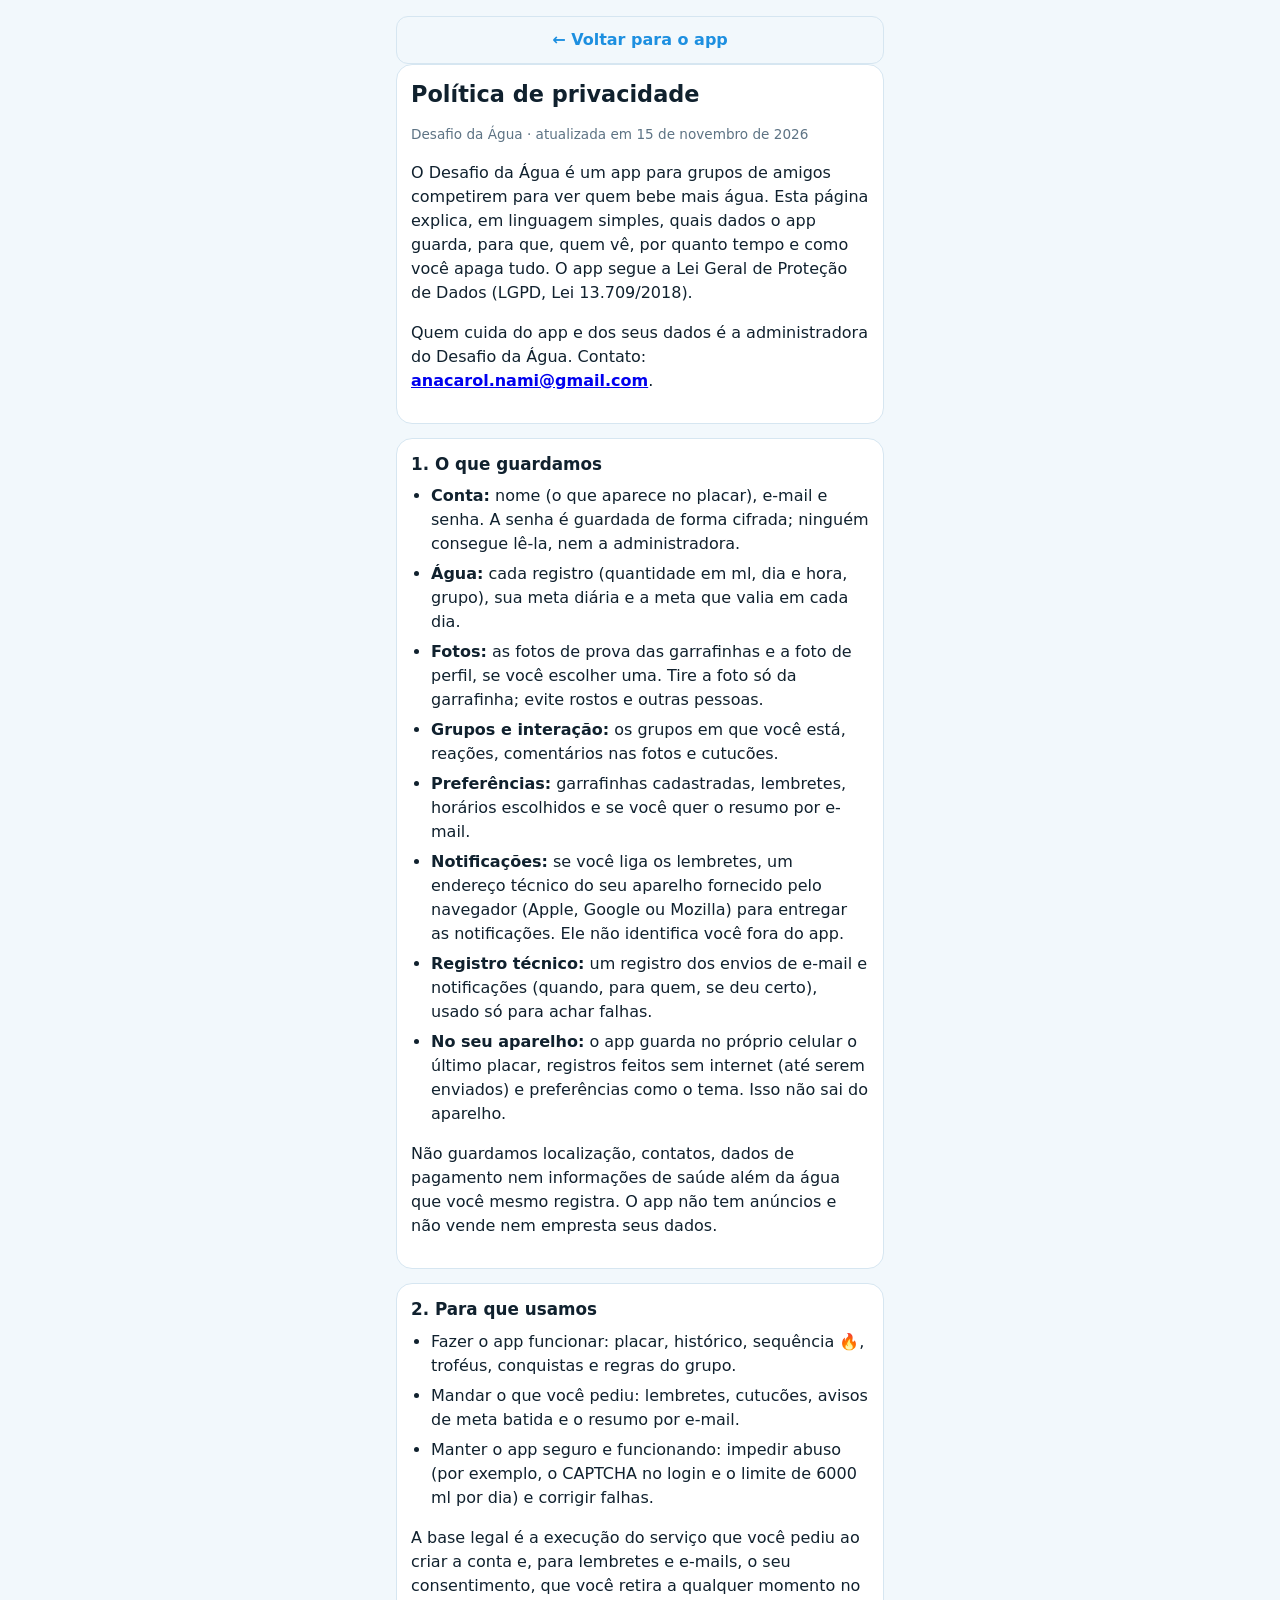
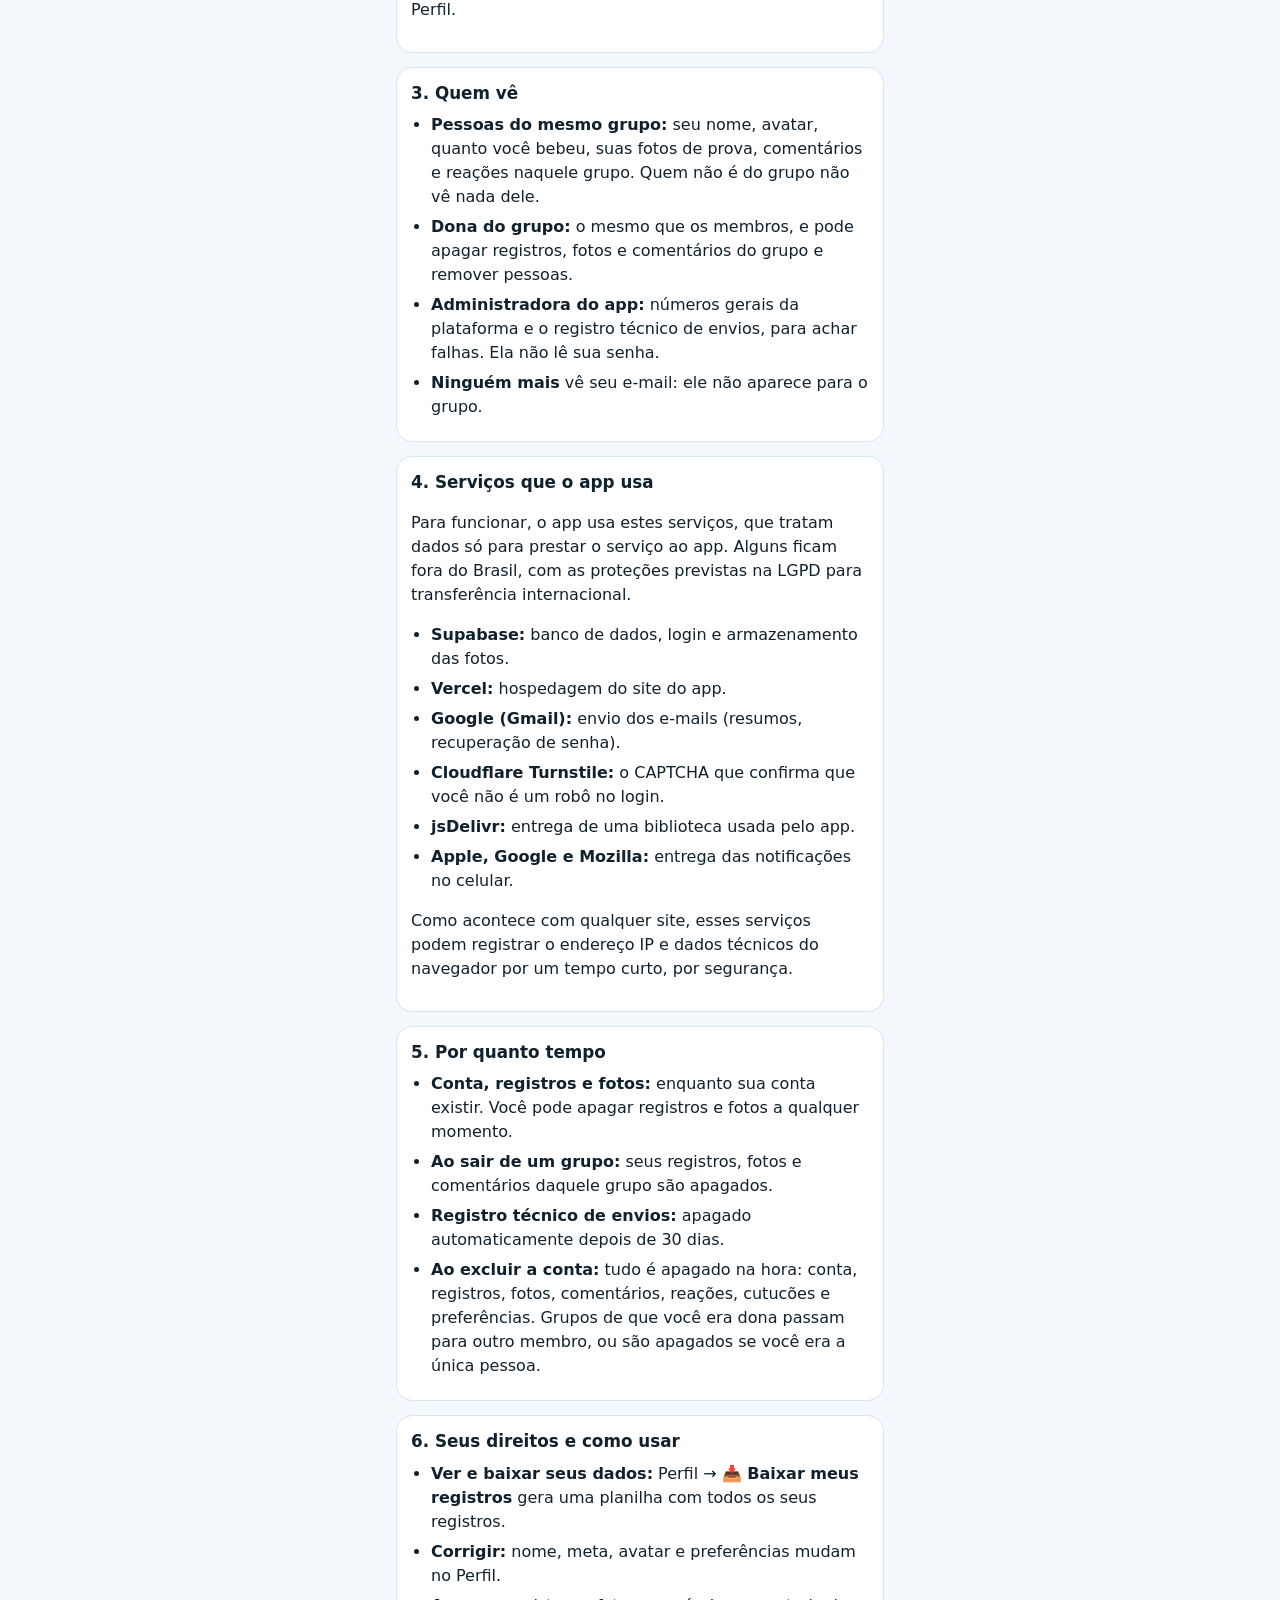
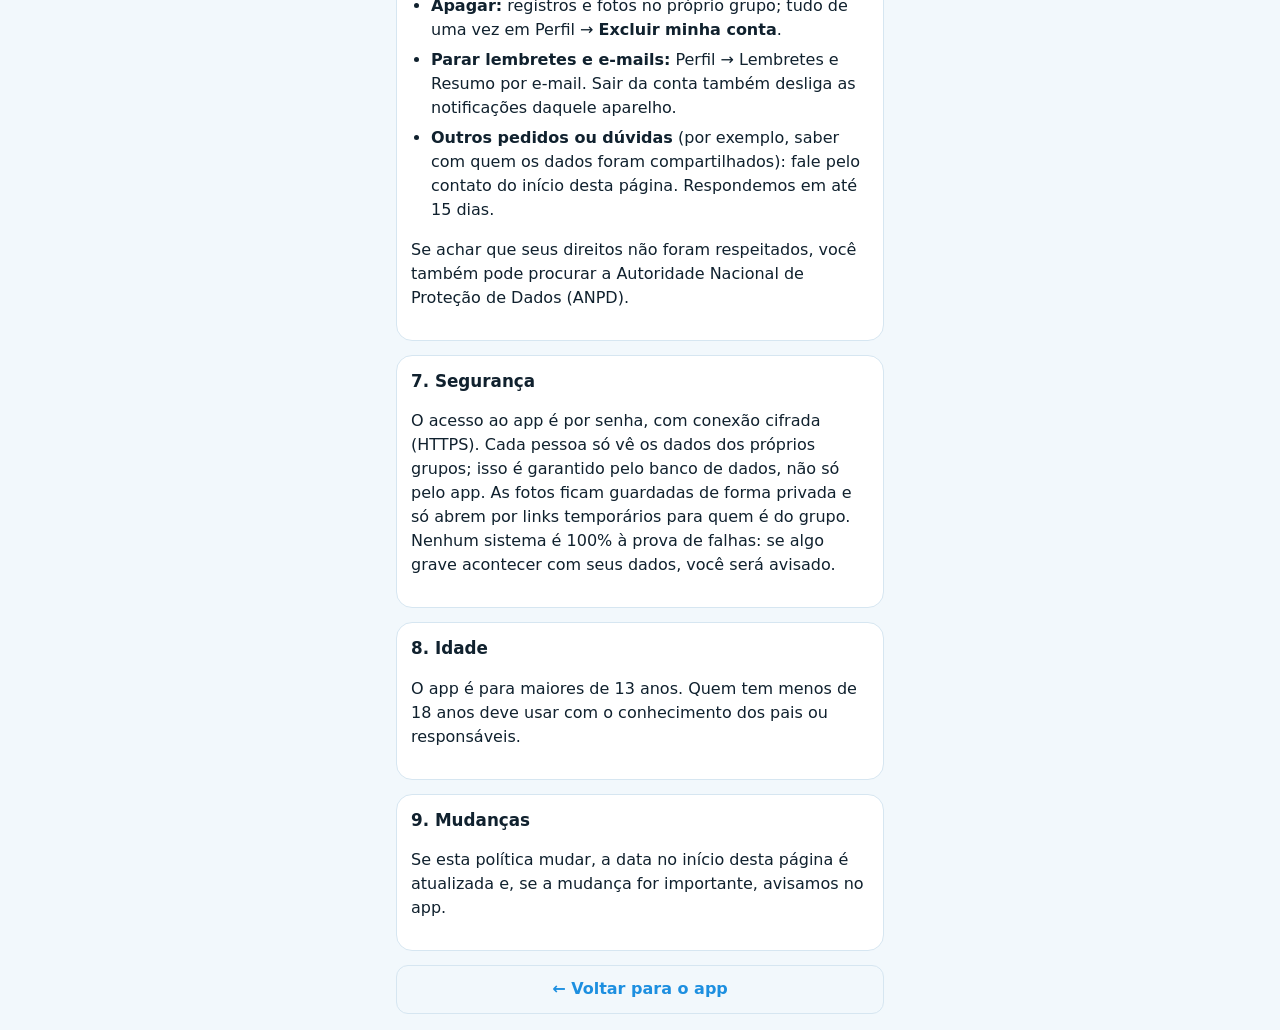
<file: privacidade.html>
<!DOCTYPE html>
<html lang="pt-BR">
<head>
<meta charset="utf-8">
<meta name="viewport" content="width=device-width, initial-scale=1, viewport-fit=cover">
<title>Política de privacidade · Desafio da Água</title>
<meta name="theme-color" content="#1d8fe0">
<link rel="icon" href="/icon-192.png?v=3">
<link rel="stylesheet" href="/app.css?v=20">
</head>
<body>
<main class="policy">
  <div class="row" style="margin-top:0"><a class="alt policy-back" href="/">← Voltar para o app</a></div>

  <div class="card">
    <h1>Política de privacidade</h1>
    <p class="mut">Desafio da Água · atualizada em 15 de novembro de 2026</p>
    <p>O Desafio da Água é um app para grupos de amigos competirem para ver quem bebe mais água. Esta página explica, em linguagem simples, quais dados o app guarda, para que, quem vê, por quanto tempo e como você apaga tudo. O app segue a Lei Geral de Proteção de Dados (LGPD, Lei 13.709/2018).</p>
    <p>Quem cuida do app e dos seus dados é a administradora do Desafio da Água. Contato: <b id="contato">pelo app, falando com quem te convidou para o grupo</b>.</p>
  </div>

  <div class="card">
    <h2>1. O que guardamos</h2>
    <ul>
      <li><b>Conta:</b> nome (o que aparece no placar), e-mail e senha. A senha é guardada de forma cifrada; ninguém consegue lê-la, nem a administradora.</li>
      <li><b>Água:</b> cada registro (quantidade em ml, dia e hora, grupo), sua meta diária e a meta que valia em cada dia.</li>
      <li><b>Fotos:</b> as fotos de prova das garrafinhas e a foto de perfil, se você escolher uma. Tire a foto só da garrafinha; evite rostos e outras pessoas.</li>
      <li><b>Grupos e interação:</b> os grupos em que você está, reações, comentários nas fotos e cutucões.</li>
      <li><b>Preferências:</b> garrafinhas cadastradas, lembretes, horários escolhidos e se você quer o resumo por e-mail.</li>
      <li><b>Notificações:</b> se você liga os lembretes, um endereço técnico do seu aparelho fornecido pelo navegador (Apple, Google ou Mozilla) para entregar as notificações. Ele não identifica você fora do app.</li>
      <li><b>Registro técnico:</b> um registro dos envios de e-mail e notificações (quando, para quem, se deu certo), usado só para achar falhas.</li>
      <li><b>No seu aparelho:</b> o app guarda no próprio celular o último placar, registros feitos sem internet (até serem enviados) e preferências como o tema. Isso não sai do aparelho.</li>
    </ul>
    <p>Não guardamos localização, contatos, dados de pagamento nem informações de saúde além da água que você mesmo registra. O app não tem anúncios e não vende nem empresta seus dados.</p>
  </div>

  <div class="card">
    <h2>2. Para que usamos</h2>
    <ul>
      <li>Fazer o app funcionar: placar, histórico, sequência 🔥, troféus, conquistas e regras do grupo.</li>
      <li>Mandar o que você pediu: lembretes, cutucões, avisos de meta batida e o resumo por e-mail.</li>
      <li>Manter o app seguro e funcionando: impedir abuso (por exemplo, o CAPTCHA no login e o limite de 6000 ml por dia) e corrigir falhas.</li>
    </ul>
    <p>A base legal é a execução do serviço que você pediu ao criar a conta e, para lembretes e e-mails, o seu consentimento, que você retira a qualquer momento no Perfil.</p>
  </div>

  <div class="card">
    <h2>3. Quem vê</h2>
    <ul>
      <li><b>Pessoas do mesmo grupo:</b> seu nome, avatar, quanto você bebeu, suas fotos de prova, comentários e reações naquele grupo. Quem não é do grupo não vê nada dele.</li>
      <li><b>Dona do grupo:</b> o mesmo que os membros, e pode apagar registros, fotos e comentários do grupo e remover pessoas.</li>
      <li><b>Administradora do app:</b> números gerais da plataforma e o registro técnico de envios, para achar falhas. Ela não lê sua senha.</li>
      <li><b>Ninguém mais</b> vê seu e-mail: ele não aparece para o grupo.</li>
    </ul>
  </div>

  <div class="card">
    <h2>4. Serviços que o app usa</h2>
    <p>Para funcionar, o app usa estes serviços, que tratam dados só para prestar o serviço ao app. Alguns ficam fora do Brasil, com as proteções previstas na LGPD para transferência internacional.</p>
    <ul>
      <li><b>Supabase:</b> banco de dados, login e armazenamento das fotos.</li>
      <li><b>Vercel:</b> hospedagem do site do app.</li>
      <li><b>Google (Gmail):</b> envio dos e-mails (resumos, recuperação de senha).</li>
      <li><b>Cloudflare Turnstile:</b> o CAPTCHA que confirma que você não é um robô no login.</li>
      <li><b>jsDelivr:</b> entrega de uma biblioteca usada pelo app.</li>
      <li><b>Apple, Google e Mozilla:</b> entrega das notificações no celular.</li>
    </ul>
    <p>Como acontece com qualquer site, esses serviços podem registrar o endereço IP e dados técnicos do navegador por um tempo curto, por segurança.</p>
  </div>

  <div class="card">
    <h2>5. Por quanto tempo</h2>
    <ul>
      <li><b>Conta, registros e fotos:</b> enquanto sua conta existir. Você pode apagar registros e fotos a qualquer momento.</li>
      <li><b>Ao sair de um grupo:</b> seus registros, fotos e comentários daquele grupo são apagados.</li>
      <li><b>Registro técnico de envios:</b> apagado automaticamente depois de 30 dias.</li>
      <li><b>Ao excluir a conta:</b> tudo é apagado na hora: conta, registros, fotos, comentários, reações, cutucões e preferências. Grupos de que você era dona passam para outro membro, ou são apagados se você era a única pessoa.</li>
    </ul>
  </div>

  <div class="card">
    <h2>6. Seus direitos e como usar</h2>
    <ul>
      <li><b>Ver e baixar seus dados:</b> Perfil → <b>📥 Baixar meus registros</b> gera uma planilha com todos os seus registros.</li>
      <li><b>Corrigir:</b> nome, meta, avatar e preferências mudam no Perfil.</li>
      <li><b>Apagar:</b> registros e fotos no próprio grupo; tudo de uma vez em Perfil → <b>Excluir minha conta</b>.</li>
      <li><b>Parar lembretes e e-mails:</b> Perfil → Lembretes e Resumo por e-mail. Sair da conta também desliga as notificações daquele aparelho.</li>
      <li><b>Outros pedidos ou dúvidas</b> (por exemplo, saber com quem os dados foram compartilhados): fale pelo contato do início desta página. Respondemos em até 15 dias.</li>
    </ul>
    <p>Se achar que seus direitos não foram respeitados, você também pode procurar a Autoridade Nacional de Proteção de Dados (ANPD).</p>
  </div>

  <div class="card">
    <h2>7. Segurança</h2>
    <p>O acesso ao app é por senha, com conexão cifrada (HTTPS). Cada pessoa só vê os dados dos próprios grupos; isso é garantido pelo banco de dados, não só pelo app. As fotos ficam guardadas de forma privada e só abrem por links temporários para quem é do grupo. Nenhum sistema é 100% à prova de falhas: se algo grave acontecer com seus dados, você será avisado.</p>
  </div>

  <div class="card">
    <h2>8. Idade</h2>
    <p>O app é para maiores de 13 anos. Quem tem menos de 18 anos deve usar com o conhecimento dos pais ou responsáveis.</p>
  </div>

  <div class="card">
    <h2>9. Mudanças</h2>
    <p>Se esta política mudar, a data no início desta página é atualizada e, se a mudança for importante, avisamos no app.</p>
  </div>

  <div class="row"><a class="alt policy-back" href="/">← Voltar para o app</a></div>
</main>
<script src="/config.js"></script>
<script src="/privacidade.js"></script>
</body>
</html>
</file>
<file: app.css>
/* =====================================================================
   Desafio da Água: visual do app
   =====================================================================

   GUIA RÁPIDO DE EDIÇÃO
   Quase tudo o que você quer mudar está na parte 1 (cores e medidas).
   Troque o valor ali e ele muda no app inteiro.

   Quero mudar...                     Mexa em...
   - a cor principal (botões, links)  --cor-principal (e a versão escura, mais abaixo)
   - a cor do fundo da página         --cor-fundo
   - a cor dos cartões                --cor-cartao
   - a cor do texto                   --cor-texto  /  --cor-texto-fraco
   - a cor dos avisos de erro         --cor-erro
   - o quanto as bordas arredondam    --raio-cartao / --raio-botao / --raio-campo
   - a fonte                          --fonte
   - a largura máxima do app          --largura-max

   As cores do tema escuro ficam logo abaixo das do tema claro.
   Para testar, mude, salve, envie ao GitHub e recarregue o app.

   ÍNDICE
     1. Cores e medidas          5. Tela do grupo
     2. Base da página           6. Perfil
     3. Peças comuns             7. Tutorial de instalação
     4. Login                    8. Janela do app
                                 9. Utilitários
   ===================================================================== */


/* =====================================================================
   1. CORES E MEDIDAS
   ===================================================================== */

/* ----- Tema claro (padrão) ----- */
:root {
  /* cores */
  --cor-fundo: #f2f8fc;          /* fundo da página e dos campos */
  --cor-cartao: #fff;            /* fundo dos cartões */
  --cor-texto: #10212e;          /* texto principal */
  --cor-texto-fraco: #5d7384;    /* textos de apoio, legendas */
  --cor-principal: #1d8fe0;      /* botões, links, barras */
  --cor-principal-clara: #7cc8f5;/* início das barras, itens marcados */
  --cor-borda: #d6e6f1;          /* bordas e linhas */
  --cor-erro: #d6453d;           /* avisos de erro e botões de apagar */
  --cor-aviso-fundo: rgba(245, 180, 0, .16);  /* caixa amarela de aviso */
  --cor-aviso-borda: rgba(245, 180, 0, .45);

  /* letras */
  --fonte: system-ui, -apple-system, "Segoe UI", sans-serif;
  --fonte-codigo: ui-monospace, Menlo, Consolas, monospace;
  --tamanho-texto: 16px;

  /* cantos arredondados */
  --raio-cartao: 16px;
  --raio-botao: 12px;
  --raio-campo: 10px;

  /* espaços */
  --largura-max: 520px;          /* largura máxima do app em telas grandes */
  --espaco-pagina: 16px;         /* margem em volta de tudo */
  --espaco-cartao: 14px;         /* margem dentro dos cartões */

  color-scheme: light dark;
}

/* ----- Tema escuro -----
   Segue o celular ("Automático"), a não ser que a pessoa escolha Claro ou Escuro no Perfil.
   As cores escuras aparecem duas vezes (automático e escolhido): ao mudar uma, mude a outra igual. */
@media (prefers-color-scheme: dark) {
  :root:not([data-theme="light"]) {
    --cor-fundo: #0c1822;
    --cor-cartao: #142636;
    --cor-texto: #e6f1f8;
    --cor-texto-fraco: #93aab9;
    --cor-principal: #4aaef0;
    --cor-principal-clara: #2a6f9c;
    --cor-borda: #244057;
  }
}

:root[data-theme="dark"] {
  --cor-fundo: #0c1822;
  --cor-cartao: #142636;
  --cor-texto: #e6f1f8;
  --cor-texto-fraco: #93aab9;
  --cor-principal: #4aaef0;
  --cor-principal-clara: #2a6f9c;
  --cor-borda: #244057;
  color-scheme: dark;
}

:root[data-theme="light"] {
  color-scheme: light;
}


/* =====================================================================
   2. BASE DA PÁGINA
   ===================================================================== */

* {
  box-sizing: border-box;
}

body {
  margin: 0;
  background: var(--cor-fundo);
  color: var(--cor-texto);
  font: var(--tamanho-texto)/1.4 var(--fonte);
  /* respeita o "entalhe" e a barra de baixo do iPhone */
  padding: env(safe-area-inset-top, 0) 0 env(safe-area-inset-bottom, 0);
}

main {
  max-width: var(--largura-max);
  margin: 0 auto;
  padding: var(--espaco-pagina);
}

/* título "💧 Desafio da Água" */
h1 {
  font-size: 1.5rem;
  margin: 8px 0 2px;
}

/* data embaixo do título */
.sub {
  color: var(--cor-texto-fraco);
  margin: 0 0 14px;
  font-size: .9rem;
}

/* botões do topo (📲 Instalar, 👤 Perfil) */
.hbtns {
  display: flex;
  gap: 6px;
  flex: 0 0 auto;
}

/* aviso no rodapé: vermelho para erro, azul para sucesso */
/* aviso flutuante no pé da tela (erros e confirmações), visível de qualquer ponto da página */
#note {
  position: fixed;
  left: 50%;
  bottom: calc(16px + env(safe-area-inset-bottom));
  transform: translateX(-50%);
  z-index: 40;                       /* abaixo da janela do app (50) */
  width: max-content;
  max-width: min(92vw, var(--largura-max));
  padding: 10px 14px;
  border-radius: var(--raio-botao);
  border: 1px solid var(--cor-erro);
  background: var(--cor-cartao);
  box-shadow: 0 6px 24px rgba(0, 0, 0, .18);
  color: var(--cor-erro);
  font-size: .9rem;
  text-align: center;
}

#note:empty {
  display: none;
}

#note.ok {
  color: var(--cor-principal);
  border-color: var(--cor-principal);
}


/* =====================================================================
   3. PEÇAS COMUNS (usadas em várias telas)
   ===================================================================== */

/* ----- Cartão (cada caixa branca) ----- */
.card {
  background: var(--cor-cartao);
  border: 1px solid var(--cor-borda);
  border-radius: var(--raio-cartao);
  padding: var(--espaco-cartao);
  margin-bottom: 14px;
}

/* ----- Campos de texto e listas de escolha ----- */
select,
input {
  font: inherit;
  color: var(--cor-texto);
  background: var(--cor-fundo);
  border: 1px solid var(--cor-borda);
  border-radius: var(--raio-campo);
  padding: 10px;
  width: 100%;
  margin-top: 8px;
}

/* ----- Botões ----- */
/* botão principal: azul cheio */
button {
  font: inherit;
  cursor: pointer;
  border: 0;
  border-radius: var(--raio-botao);
  padding: 12px 8px;
  background: var(--cor-principal);
  color: #fff;
  font-weight: 600;
}

button:disabled {
  opacity: .6;
  cursor: wait;
}

/* botão secundário: só o contorno */
button.alt {
  background: transparent;
  color: var(--cor-principal);
  border: 1px solid var(--cor-borda);
}

/* botão que parece link sublinhado ("Esqueci minha senha") */
.linkbtn {
  background: none;
  border: 0;
  color: var(--cor-principal);
  font-weight: 500;
  padding: 6px 4px;
  text-decoration: underline;
  text-underline-offset: 3px;
}

/* ----- Linhas de botões lado a lado ----- */
.row {
  display: flex;
  gap: 8px;
  margin-top: 10px;
}

.row > * {
  flex: 1;
}

/* linha com nome à esquerda e valor à direita */
.nm {
  display: flex;
  justify-content: space-between;
  gap: 8px;
}

/* ----- Textos de apoio ----- */
.mut {
  color: var(--cor-texto-fraco);
  font-size: .85rem;
}

/* ----- Abas (Hoje / Semana / Mês, Inicial / Emoji / Foto, iPhone / Android) ----- */
.tabs {
  display: flex;
  gap: 6px;
  margin-top: 10px;
}

.tabs button {
  flex: 1;
  padding: 8px 6px;
  background: transparent;
  color: var(--cor-principal);
  border: 1px solid var(--cor-borda);
}

.tabs button.on {
  background: var(--cor-principal);
  color: #fff;
  border-color: var(--cor-principal);
}

/* abas menores, embaixo das abas Hoje/Semana/Mês (Litros / % da meta) */
.tabs.tabs-sm {
  margin-top: 6px;
}

.tabs.tabs-sm button {
  padding: 5px 6px;
  font-size: .85rem;
}

/* ----- Botões pequenos e redondos (reações, remover) ----- */
.chips {
  display: flex;
  gap: 4px;
  flex-wrap: wrap;
  margin-top: 4px;
}

.chip {
  padding: 3px 7px;
  font-size: .78rem;
  border-radius: 999px;
  background: transparent;
  color: var(--cor-texto);
  border: 1px solid var(--cor-borda);
  font-weight: 500;
}

.chip.on {
  background: var(--cor-principal-clara);
  border-color: var(--cor-principal);
}

/* botões pequenos de apagar/remover: texto e borda vermelhos, fundo transparente */
.chip.danger {
  color: var(--cor-erro);
  border-color: var(--cor-erro);
  background: transparent;
}

/* ----- Caixa amarela de aviso ----- */
.iwarn {
  background: var(--cor-aviso-fundo);
  border: 1px solid var(--cor-aviso-borda);
  border-radius: var(--raio-campo);
  padding: 8px 10px;
  margin-top: 10px;
  font-size: .9rem;
}

/* ----- Caixa de marcar (ex.: "Foto obrigatória") ----- */
.chk {
  display: flex;
  align-items: center;
  gap: 8px;
  margin-top: 10px;
  cursor: pointer;
}

.chk input {
  width: auto;
  margin: 0;
  flex: 0 0 auto;
}

/* ----- Texto em fonte de código (link de convite) ----- */
.code {
  font-family: var(--fonte-codigo);
  word-break: break-all;
  background: var(--cor-fundo);
  border: 1px solid var(--cor-borda);
  border-radius: var(--raio-campo);
  padding: 8px;
  margin-top: 8px;
  font-size: .85rem;
}

/* ----- Avatar (círculo com letra, emoji ou foto) ----- */
.av {
  flex: 0 0 auto;
  display: inline-flex;
  align-items: center;
  justify-content: center;
  border-radius: 50%;
  color: #fff;
  font-weight: 700;
  overflow: hidden;
  line-height: 1;
  user-select: none;
}

.av img {
  width: 100%;
  height: 100%;
  object-fit: cover;
  display: block;
}

/* vários avatares sobrepostos (empate de vencedores) */
.avs {
  display: inline-flex;
}

.avs .av + .av {
  margin-left: -6px;
  box-shadow: 0 0 0 2px var(--cor-cartao);
}


/* =====================================================================
   4. LOGIN (entrar, criar conta, esqueci a senha, nova senha)
   ===================================================================== */

/* espaço do CAPTCHA (só ocupa lugar quando aparece) */
.captcha {
  margin-top: 10px;
}

.captcha:empty {
  margin-top: 0;
}

/* mensagem de sucesso (ex.: "Pronto! ... enviamos um link") */
.authok {
  color: var(--cor-principal);
}


/* =====================================================================
   5. TELA DO GRUPO
   ===================================================================== */

/* ----- Lista de grupos ----- */
.gitem {
  width: 100%;
  text-align: left;
  margin-top: 8px;
}

/* ----- Quanto você bebeu (número grande) ----- */
.big {
  font-size: 2rem;
  font-weight: 700;
  text-align: center;
}

/* ----- Registros guardados sem internet ("⏳ 2 registros esperando internet") ----- */
.queue {
  margin-top: 8px;
  padding: 6px 10px;
  border-radius: var(--raio-campo);
  background: var(--cor-aviso-fundo);
  border: 1px solid var(--cor-aviso-borda);
  font-size: .9rem;
  text-align: center;
}

/* ----- Convite: "Código: abc123  [Copiar código]" ----- */
.inv-code {
  align-items: center;
  justify-content: space-between;
}

.inv-code span {
  flex: 1 1 auto;
  overflow-wrap: anywhere;
}

.inv-code button {
  flex: 0 0 auto;
  padding: 8px 14px;
}

/* ----- Botões das garrafinhas (📸) ----- */
.btgrid {
  display: grid;
  grid-template-columns: 1fr;
  gap: 8px;
  margin-top: 10px;
}

/* com 2 ou mais garrafinhas: duas colunas */
.btgrid.two {
  grid-template-columns: 1fr 1fr;
}

.btgrid button {
  padding: 12px 6px;
  line-height: 1.2;
}

/* tamanho em ml, embaixo do nome */
.btgrid button small {
  display: block;
  font-weight: 500;
  opacity: .85;
  font-size: .8rem;
}

/* ----- Placar ----- */
/* cada linha: posição, avatar, nome e barra */
.row2 {
  display: flex;
  align-items: center;
  gap: 10px;
  margin: 10px 0;
}

/* 🥇 🥈 🥉 ou número da posição */
.pos {
  width: 28px;
  text-align: center;
  font-size: 1.2rem;
}

/* barra de progresso */
.bar {
  height: 10px;
  border-radius: 6px;
  background: var(--cor-borda);
  overflow: hidden;
  margin-top: 4px;
}

.bar i {
  display: block;
  height: 100%;
  background: linear-gradient(90deg, var(--cor-principal-clara), var(--cor-principal));
}

/* ----- Vencedores (🏆 ontem, semana, mês) ----- */
.wins {
  display: flex;
  flex-direction: column;
  gap: 4px;
}

.win {
  display: flex;
  justify-content: space-between;
  align-items: center;
  gap: 8px;
  font-size: .85rem;
  background: var(--cor-fundo);
  border: 1px solid var(--cor-borda);
  border-radius: var(--raio-campo);
  padding: 6px 10px;
}

/* lado esquerdo: avatares + texto (quebra linha se for longo) */
.win > span:first-child {
  display: flex;
  align-items: center;
  gap: 6px;
  flex: 1;
  min-width: 0;
}

.win > span:first-child > span:last-child {
  min-width: 0;
}

/* lado direito: os ml, sempre numa linha só */
.win > span:last-child {
  color: var(--cor-texto-fraco);
  white-space: nowrap;
}

/* ----- Provas de hoje (galeria de fotos) ----- */
#proofs {
  display: grid;
  grid-template-columns: repeat(auto-fill, minmax(110px, 1fr));
  gap: 8px;
  margin-top: 8px;
}

.pf {
  margin: 0;
}

.pf img {
  width: 100%;
  aspect-ratio: 3 / 4;
  object-fit: cover;
  border-radius: var(--raio-campo);
  background: var(--cor-borda);
  display: block;
}

/* legenda da foto: avatar, nome, ml e hora */
.pf figcaption {
  display: flex;
  align-items: center;
  gap: 4px;
  font-size: .75rem;
  color: var(--cor-texto-fraco);
  margin-top: 2px;
}

/* ----- Cutucões e painel da dona ----- */
/* "💧 Ana te cutucou!" no cartão de quanto você bebeu */
.poke-line {
  margin-top: 8px;
  padding: 6px 10px;
  border-radius: var(--raio-campo);
  background: var(--cor-principal-clara);
  font-size: .9rem;
  text-align: center;
}

/* resumo no topo da lista de membros (só a dona vê) */
.owner-panel {
  margin: 8px 0 4px;
  padding: 8px 10px;
  border: 1px solid var(--cor-borda);
  border-radius: var(--raio-campo);
  font-size: .9rem;
}

.owner-panel .chips {
  margin-top: 6px;
}

/* "Parado há 5 dias" */
.idle {
  color: var(--cor-erro);
}

/* ----- Página de privacidade (privacidade.html) ----- */
.policy h1 {
  margin: 0 0 4px;
  font-size: 1.4rem;
}

.policy h2 {
  margin: 0 0 8px;
  font-size: 1.05rem;
}

.policy p,
.policy li {
  line-height: 1.5;
}

.policy ul {
  margin: 0 0 8px;
  padding-left: 20px;
}

.policy li {
  margin-bottom: 6px;
}

.policy-back {
  display: block;
  flex: 1;
  padding: 12px;
  border: 1px solid var(--cor-borda);
  border-radius: var(--raio-botao);
  color: var(--cor-principal);
  font-weight: 600;
  text-align: center;
  text-decoration: none;
}

/* "Ao criar a conta, você concorda com a Política de privacidade" */
.policy-note {
  margin: 8px 0 0;
  font-size: .82rem;
  text-align: center;
}

.policy-note a {
  color: var(--cor-principal);
}

/* ----- Botão dentro do aviso flutuante ("500 ml registrados · Desfazer") ----- */
#note .note-act {
  margin-left: 10px;
  padding: 3px 10px;
  border-radius: var(--raio-botao);
  font-size: .85rem;
  vertical-align: middle;
}

/* ----- Tour de boas-vindas ----- */
.tour-box {
  text-align: center;
}

.tour-emoji {
  font-size: 2.6rem;
  line-height: 1.2;
}

.tour-dots {
  display: flex;
  justify-content: center;
  gap: 6px;
  margin: 4px 0 8px;
}

.tour-dots i {
  width: 8px;
  height: 8px;
  border-radius: 50%;
  background: var(--cor-borda);
}

.tour-dots i.on {
  background: var(--cor-principal);
}

/* ----- Painel do administrador ----- */
.adm-item {
  padding: 7px 0;
  border-top: 1px solid var(--cor-borda);
  font-size: .9rem;
  overflow-wrap: anywhere;
}

.adm-item:first-child {
  border-top: 0;
}

.adm-item .mut {
  font-size: .8rem;
}

.adm-ok {
  color: var(--cor-principal);
  font-weight: 600;
}

.adm-bad {
  color: var(--cor-erro);
}

/* ----- Comentários da foto (💬) ----- */
/* com os comentários abertos, a foto ocupa a linha inteira */
.pf.cm-open {
  grid-column: 1 / -1;
}

.pf.cm-open img {
  max-width: 180px;
}

.cm-box {
  margin-top: 8px;
  padding: 8px 10px;
  border: 1px solid var(--cor-borda);
  border-radius: var(--raio-campo);
}

.cm-empty {
  margin: 0 0 6px;
  font-size: .85rem;
}

.cm-item {
  display: flex;
  align-items: flex-start;
  gap: 8px;
  padding: 5px 0;
  font-size: .9rem;
}

.cm-text {
  flex: 1;
  overflow-wrap: anywhere;
  line-height: 1.35;
}

.cm-del {
  flex: 0 0 auto;
  padding: 2px 6px;
  background: transparent;
  font-size: .85rem;
}

.cm-form {
  display: flex;
  gap: 6px;
  margin-top: 6px;
}

.cm-form input {
  flex: 1;
  min-width: 0;
  margin: 0;
}

.cm-form button {
  flex: 0 0 auto;
  padding: 8px 14px;
}

/* ----- Resumo da semana (segunda e terça, no topo do grupo) ----- */
.weekly-head {
  display: flex;
  align-items: center;
  justify-content: space-between;
  gap: 8px;
}

.weekly-close {
  flex: 0 0 auto;
  padding: 4px 10px;
  background: transparent;
  color: var(--cor-texto-fraco);
}

.weekly-line {
  display: flex;
  align-items: center;
  gap: 8px;
  margin-top: 8px;
  font-size: .95rem;
}

/* ----- Convite: QR code ----- */
.qrbox {
  text-align: center;
  margin-top: 12px;
}

/* o QR fica sempre preto no branco, até no tema escuro (a câmera lê melhor) */
.qr {
  display: inline-block;
  background: #fff;
  padding: 12px;
  border-radius: 14px;
  border: 1px solid var(--cor-borda);
  line-height: 0;
}

.qr svg {
  width: 200px;
  height: 200px;
  display: block;
}

.qrbox .mut {
  margin: 6px 0 0;
}


/* ----- Histórico do grupo (calendário) ----- */
.cal-head {
  display: flex;
  align-items: center;
  justify-content: space-between;
  gap: 8px;
  margin-top: 12px;
}

.cal-head button {
  flex: 0 0 auto;
  padding: 6px 14px;
  font-size: 1.1rem;
  line-height: 1;
}

/* letras dos dias da semana e a grade dos dias */
.cal-week,
.cal-grid {
  display: grid;
  grid-template-columns: repeat(7, 1fr);
  gap: 4px;
  margin-top: 10px;
}

.cal-week span {
  text-align: center;
  font-size: .7rem;
  color: var(--cor-texto-fraco);
}

/* cada dia do mês */
.cal-day {
  aspect-ratio: 1;
  display: flex;
  flex-direction: column;
  align-items: center;
  justify-content: center;
  gap: 1px;
  padding: 0;
  border-radius: var(--raio-campo);
  border: 1px solid transparent;
  background: var(--cor-fundo);
  color: var(--cor-texto);
  font-weight: 500;
  font-size: .85rem;
}

/* marca ✅ / 💧 embaixo do número */
.cal-day small {
  font-size: .7rem;
  line-height: 1;
  min-height: .7rem;
}

/* alguém do grupo registrou água neste dia */
.cal-day.has {
  background: var(--cor-principal-clara);
}

.cal-day.today {
  border-color: var(--cor-principal);
  font-weight: 700;
}

/* dia escolhido */
.cal-day.sel {
  outline: 2px solid var(--cor-texto);
  outline-offset: 1px;
}

/* dias que ainda não chegaram */
.cal-day:disabled {
  opacity: .35;
  cursor: default;
}

/* espaços vazios antes do dia 1 */
.cal-blank {
  aspect-ratio: 1;
}

/* fotos do dia escolhido (mesmo jeito das provas de hoje) */
.proofs-grid {
  display: grid;
  grid-template-columns: repeat(auto-fill, minmax(110px, 1fr));
  gap: 8px;
  margin-top: 8px;
}


/* =====================================================================
   6. PERFIL
   ===================================================================== */

/* ----- Topo: avatar grande + nome + e-mail ----- */
.avtop {
  display: flex;
  align-items: center;
  gap: 12px;
  margin-top: 10px;
}

/* ----- Escolha de emoji do avatar ----- */
.emogrid {
  display: grid;
  grid-template-columns: repeat(8, 1fr);
  gap: 4px;
  margin-top: 10px;
}

.emogrid button {
  padding: 6px 0;
  font-size: 1.25rem;
  background: transparent;
  border: 1px solid var(--cor-borda);
  color: var(--cor-texto);
}

.emogrid button.on {
  border-color: var(--cor-principal);
  background: var(--cor-principal-clara);
}

/* ----- Bolinhas de cor do avatar ----- */
.swatches {
  display: flex;
  gap: 8px;
  flex-wrap: wrap;
  margin-top: 6px;
}

.swatches button {
  width: 30px;
  height: 30px;
  padding: 0;
  border-radius: 50%;
  border: 2px solid transparent;
}

.swatches button.on {
  border-color: var(--cor-texto);
}

/* ----- Horários de lembrete (7h às 22h) ----- */
.hours {
  display: grid;
  grid-template-columns: repeat(4, 1fr);
  gap: 6px;
  margin-top: 8px;
}

.hours button {
  padding: 8px 0;
  background: transparent;
  color: var(--cor-texto);
  border: 1px solid var(--cor-borda);
  font-weight: 500;
}

.hours button.on {
  background: var(--cor-principal);
  border-color: var(--cor-principal);
  color: #fff;
}

/* ----- Lista de garrafinhas ----- */
.blist .nm {
  align-items: center;
  padding: 6px 0;
  border-bottom: 1px solid var(--cor-borda);
}

/* ----- Histórico: os 4 números ----- */
.stats {
  display: grid;
  grid-template-columns: 1fr 1fr;
  gap: 8px;
  margin-top: 10px;
}

.stat {
  background: var(--cor-fundo);
  border: 1px solid var(--cor-borda);
  border-radius: var(--raio-botao);
  padding: 8px 10px;
}

.stat b {
  display: block;
  font-size: 1.15rem;
}

.stat span {
  color: var(--cor-texto-fraco);
  font-size: .75rem;
}

/* ----- Histórico: gráfico dos 14 dias ----- */
.hchart {
  position: relative;
  display: flex;
  align-items: flex-end;
  gap: 2px;
  height: 120px;
  margin-top: 14px;
  border-bottom: 1px solid var(--cor-borda);
}

/* cada dia é um botão invisível que contém a barra */
.hchart .col {
  flex: 1;
  height: 100%;
  display: flex;
  align-items: flex-end;
  background: none;
  border: 0;
  padding: 0;
  border-radius: 0;
  cursor: pointer;
}

.hchart .col i {
  display: block;
  width: 100%;
  border-radius: 4px 4px 0 0;
  background: var(--cor-principal);
  min-height: 2px;
}

/* dia abaixo da meta: barra mais clara */
.hchart .col.low i {
  opacity: .4;
}

/* dia tocado */
.hchart .col.sel i {
  outline: 2px solid var(--cor-texto);
  outline-offset: 1px;
}

/* linha tracejada da meta */
.hchart .goal {
  position: absolute;
  left: 0;
  right: 0;
  border-top: 1px dashed var(--cor-texto-fraco);
  pointer-events: none;
}

/* datas embaixo do gráfico */
.hdays {
  display: flex;
  gap: 2px;
  margin-top: 4px;
}

.hdays span {
  flex: 1;
  text-align: center;
  font-size: .62rem;
  color: var(--cor-texto-fraco);
}

/* ----- Conquistas ----- */
.badges {
  display: grid;
  grid-template-columns: repeat(auto-fill, minmax(96px, 1fr));
  gap: 8px;
  margin-top: 10px;
}

.badge {
  border: 1px solid var(--cor-borda);
  border-radius: var(--raio-botao);
  padding: 8px;
  text-align: center;
  font-size: .75rem;
  background: var(--cor-fundo);
}

.badge .ic {
  font-size: 1.6rem;
  display: block;
}

/* conquista que ainda falta: apagada e sem cor */
.badge.off {
  opacity: .45;
}

.badge.off .ic {
  filter: grayscale(1);
}


/* =====================================================================
   7. TUTORIAL DE INSTALAÇÃO
   ===================================================================== */

/* passos numerados (1, 2, 3...) */
.steps {
  list-style: none;
  counter-reset: st;
  padding: 0;
  margin: 12px 0 0;
}

.steps li {
  counter-increment: st;
  position: relative;
  padding: 4px 0 12px 38px;
  line-height: 1.45;
}

/* o círculo azul com o número */
.steps li::before {
  content: counter(st);
  position: absolute;
  left: 0;
  top: 2px;
  width: 26px;
  height: 26px;
  border-radius: 50%;
  background: var(--cor-principal);
  color: #fff;
  font-weight: 700;
  font-size: .85rem;
  display: flex;
  align-items: center;
  justify-content: center;
}

/* ícones desenhados no meio do texto (Compartilhar, ⋮) */
.steps .ic {
  display: inline-flex;
  align-items: center;
  justify-content: center;
  vertical-align: -4px;
  min-width: 24px;
  height: 24px;
  padding: 0 4px;
  border: 1px solid var(--cor-borda);
  border-radius: 7px;
  background: var(--cor-fundo);
  color: var(--cor-principal);
  font-weight: 700;
}

.steps .ic svg {
  width: 16px;
  height: 16px;
}

.steps b {
  font-weight: 600;
}


/* =====================================================================
   8. JANELA DO APP (confirmações e "Outro valor")
   ===================================================================== */

/* fundo escurecido que cobre a tela */
.dlg {
  position: fixed;
  inset: 0;
  z-index: 50;
  display: flex;
  align-items: center;
  justify-content: center;
  padding: var(--espaco-pagina);
  background: rgba(8, 20, 30, .55);
}

/* a caixa da janela */
.dlg-box {
  width: 100%;
  max-width: 380px;
  background: var(--cor-cartao);
  border: 1px solid var(--cor-borda);
  border-radius: var(--raio-cartao);
  padding: 18px var(--espaco-cartao) var(--espaco-cartao);
  box-shadow: 0 12px 40px rgba(0, 0, 0, .25);
}

.dlg-title {
  display: block;
  font-size: 1.1rem;
}

/* texto da pergunta (respeita as quebras de linha) */
.dlg-text {
  margin: 8px 0 0;
  color: var(--cor-texto-fraco);
  white-space: pre-line;
  line-height: 1.45;
}

.dlg-err {
  margin: 8px 0 0;
  color: var(--cor-erro);
  font-size: .85rem;
}

/* botão de confirmar da janela, quando a ação é perigosa (apagar, sair, excluir) */
#dlgYes.danger {
  background: var(--cor-erro);
}


/* =====================================================================
   9. UTILITÁRIOS
   ===================================================================== */

/* esconde de verdade o que estiver marcado como escondido */
[hidden] {
  display: none !important;
}
</file>
